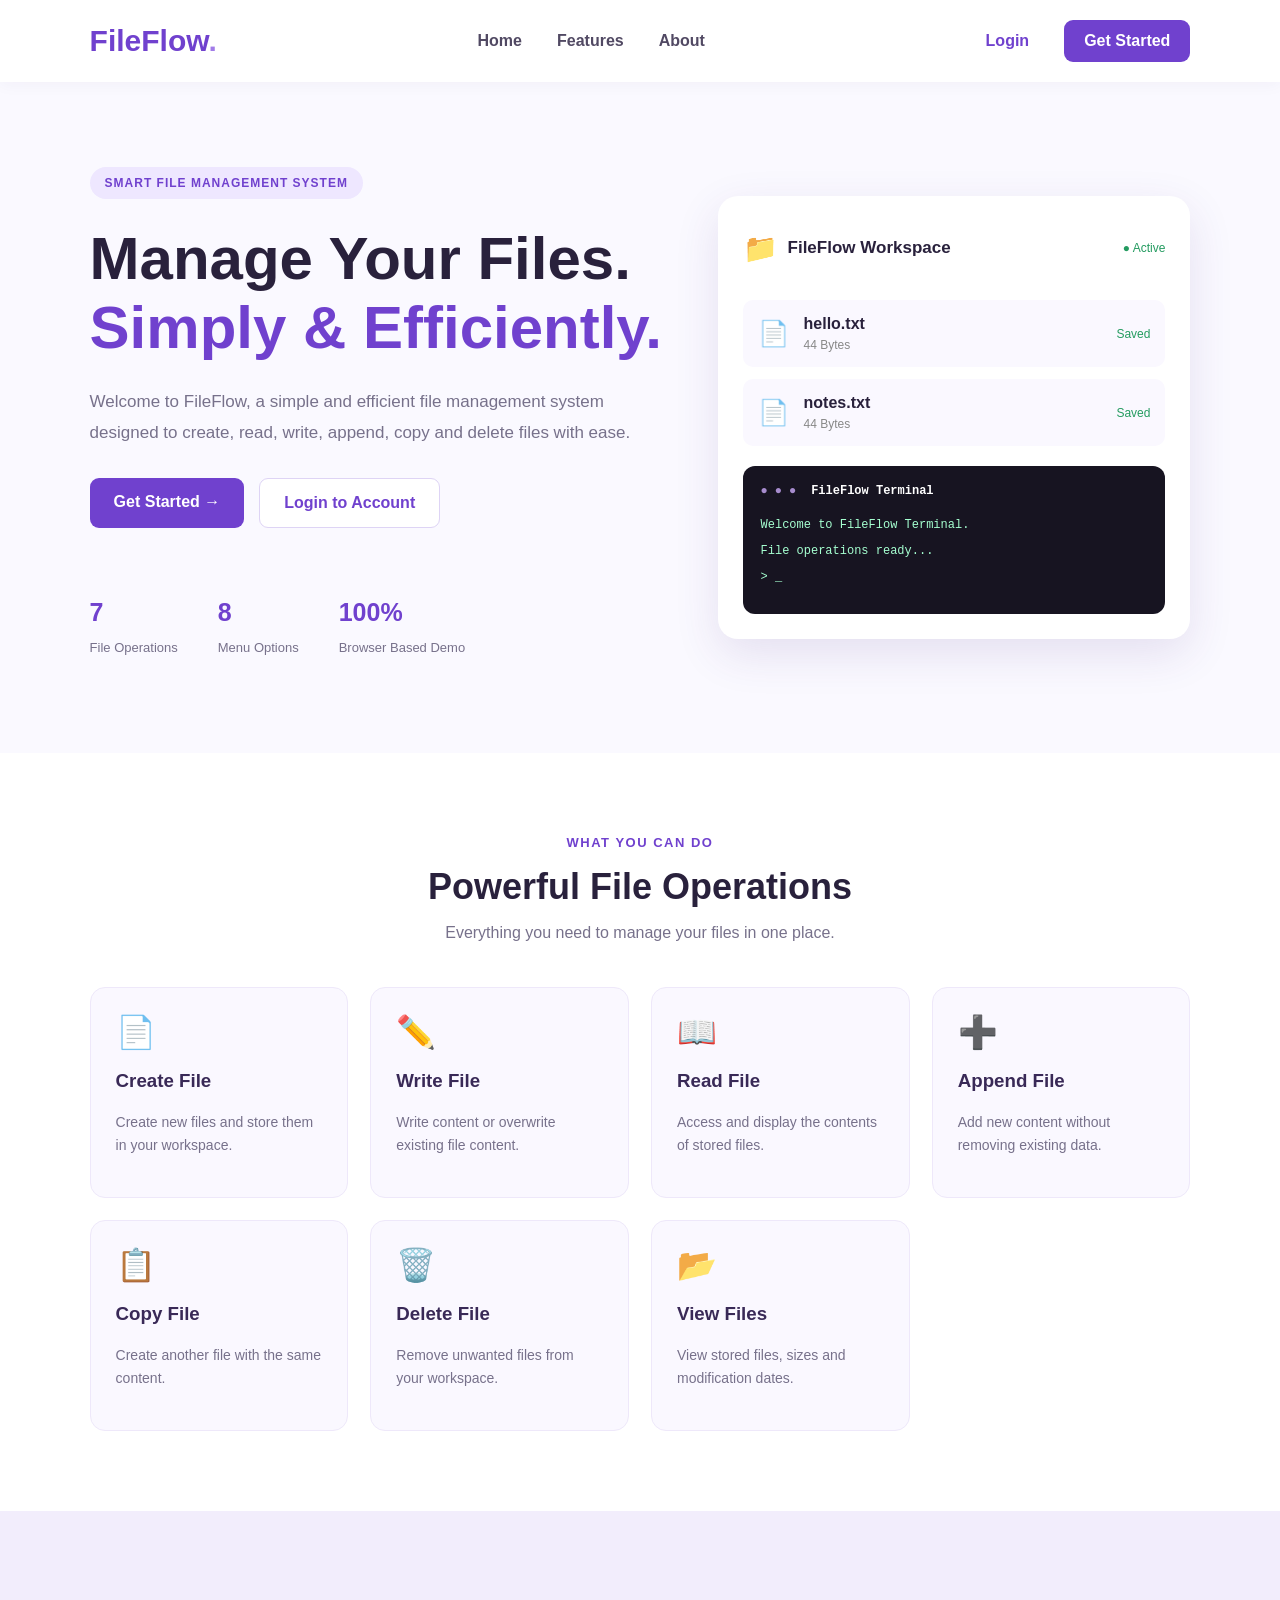
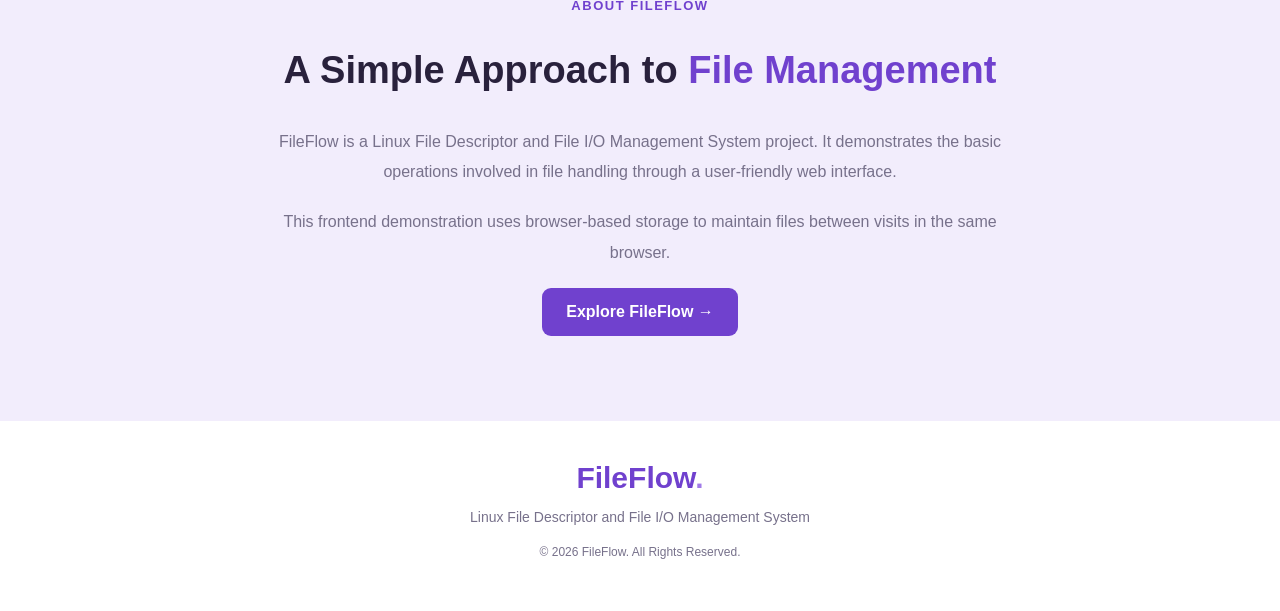
<file: website/index.html>
<!DOCTYPE html>
<html lang="en">
<head>
    <meta charset="UTF-8">
    <meta name="viewport" content="width=device-width, initial-scale=1.0">
    <title>FileFlow | Smart File Management</title>
    <link rel="stylesheet" href="css/style.css">
    <link rel="stylesheet" href="css/app.css">
</head>

<body class="landing-page">

    <!-- NAVIGATION -->
    <header class="landing-navbar">
        <a href="index.html" class="landing-logo">FileFlow<span>.</span></a>

        <nav class="landing-nav">
            <a href="#home">Home</a>
            <a href="#features">Features</a>
            <a href="#about">About</a>
        </nav>

        <div class="nav-buttons">
            <a href="login.html" class="nav-login">Login</a>
            <a href="signup.html" class="nav-signup">Get Started</a>
        </div>
    </header>

    <!-- HERO SECTION -->
    <section class="hero-section" id="home">

        <div class="hero-content">

            <span class="hero-tag">SMART FILE MANAGEMENT SYSTEM</span>

            <h1>
                Manage Your Files.
                <span>Simply & Efficiently.</span>
            </h1>

            <p>
                Welcome to FileFlow, a simple and efficient file management
                system designed to create, read, write, append, copy and
                delete files with ease.
            </p>

            <div class="hero-buttons">
                <a href="signup.html" class="hero-primary">
                    Get Started →
                </a>

                <a href="login.html" class="hero-secondary">
                    Login to Account
                </a>
            </div>

            <div class="hero-statistics">
                <div>
                    <h3>7</h3>
                    <p>File Operations</p>
                </div>

                <div>
                    <h3>8</h3>
                    <p>Menu Options</p>
                </div>

                <div>
                    <h3>100%</h3>
                    <p>Browser Based Demo</p>
                </div>
            </div>

        </div>

        <div class="hero-visual">

            <div class="visual-card">
                <div class="visual-heading">
                    <div>
                        <span class="visual-icon">📁</span>
                        <h3>FileFlow Workspace</h3>
                    </div>
                    <span class="online-status">● Active</span>
                </div>

                <div class="visual-file">
                    <span>📄</span>
                    <div>
                        <h4>hello.txt</h4>
                        <p>44 Bytes</p>
                    </div>
                    <span class="file-status">Saved</span>
                </div>

                <div class="visual-file">
                    <span>📄</span>
                    <div>
                        <h4>notes.txt</h4>
                        <p>44 Bytes</p>
                    </div>
                    <span class="file-status">Saved</span>
                </div>

                <div class="visual-terminal">
                    <div class="visual-terminal-title">
                        <span>●</span>
                        <span>●</span>
                        <span>●</span>
                        <b>FileFlow Terminal</b>
                    </div>

                    <p>Welcome to FileFlow Terminal.</p>
                    <p>File operations ready...</p>
                    <p class="terminal-cursor"> &gt; _</p>
                </div>

            </div>

        </div>

    </section>

    <!-- FEATURES -->
    <section class="features-section" id="features">

        <div class="section-title">
            <span>WHAT YOU CAN DO</span>
            <h2>Powerful File Operations</h2>
            <p>Everything you need to manage your files in one place.</p>
        </div>

        <div class="landing-feature-grid">

            <div class="landing-feature-card">
                <span>📄</span>
                <h3>Create File</h3>
                <p>Create new files and store them in your workspace.</p>
            </div>

            <div class="landing-feature-card">
                <span>✏️</span>
                <h3>Write File</h3>
                <p>Write content or overwrite existing file content.</p>
            </div>

            <div class="landing-feature-card">
                <span>📖</span>
                <h3>Read File</h3>
                <p>Access and display the contents of stored files.</p>
            </div>

            <div class="landing-feature-card">
                <span>➕</span>
                <h3>Append File</h3>
                <p>Add new content without removing existing data.</p>
            </div>

            <div class="landing-feature-card">
                <span>📋</span>
                <h3>Copy File</h3>
                <p>Create another file with the same content.</p>
            </div>

            <div class="landing-feature-card">
                <span>🗑️</span>
                <h3>Delete File</h3>
                <p>Remove unwanted files from your workspace.</p>
            </div>

            <div class="landing-feature-card">
                <span>📂</span>
                <h3>View Files</h3>
                <p>View stored files, sizes and modification dates.</p>
            </div>

        </div>

    </section>

    <!-- ABOUT -->
    <section class="about-section" id="about">

        <div class="about-content">
            <span>ABOUT FILEFLOW</span>

            <h2>
                A Simple Approach to
                <span>File Management</span>
            </h2>

            <p>
                FileFlow is a Linux File Descriptor and File I/O
                Management System project. It demonstrates the basic
                operations involved in file handling through a
                user-friendly web interface.
            </p>

            <p>
                This frontend demonstration uses browser-based storage
                to maintain files between visits in the same browser.
            </p>

            <a href="signup.html" class="hero-primary">
                Explore FileFlow →
            </a>
        </div>

    </section>

    <!-- FOOTER -->
    <footer class="landing-footer">
        <a href="index.html" class="landing-logo">FileFlow<span>.</span></a>

        <p>
            Linux File Descriptor and File I/O Management System
        </p>

        <p class="copyright">
            © 2026 FileFlow. All Rights Reserved.
        </p>
    </footer>

</body>
</html>
</file>
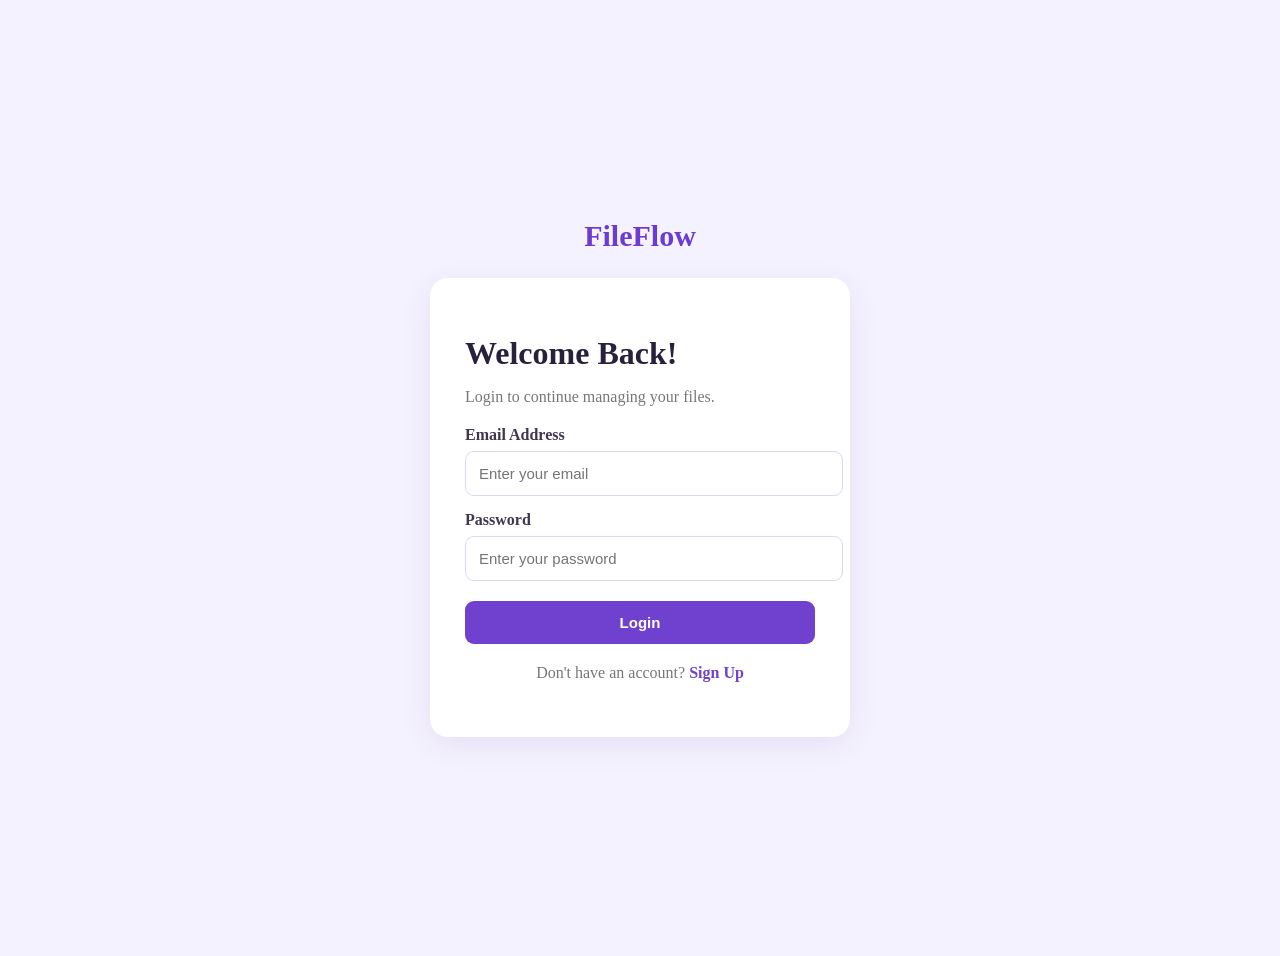
<file: website/dashboard.html>
<!DOCTYPE html>
<html lang="en">
<head>
    <meta charset="UTF-8">
    <meta name="viewport" content="width=device-width, initial-scale=1.0">
    <title>Dashboard | FileFlow</title>
    <link rel="stylesheet" href="css/style.css">
    <link rel="stylesheet" href="css/app.css">
</head>
<body class="app-page">

    <aside class="sidebar">
        <a href="dashboard.html" class="logo">FileFlow</a>

        <nav>
            <a href="dashboard.html" class="active">Dashboard</a>
            <a href="operations.html">File Operations</a>
            <a href="files.html">My Files</a>
            <a href="profile.html">My Profile</a>
        </nav>

        <button onclick="logout()" class="logout-btn">Logout</button>
    </aside>

    <main class="main-content">

        <header class="dashboard-header">
            <div>
                <h1 id="welcomeMessage">Welcome to FileFlow!</h1>
                <p>Manage your files easily from one place.</p>
            </div>
            <a href="profile.html" class="profile-link">My Profile</a>
        </header>

        <section class="welcome-card">
            <h2>Your File Management Workspace</h2>
            <p>Create, read, write, append, copy and delete files with ease.</p>
            <a href="operations.html" class="dashboard-button">
                Start Managing Files
            </a>
        </section>

        <h2 class="section-heading">File Operations</h2>

        <section class="operation-grid">

            <a href="operations.html# create" class="operation-card">
                <span>📄</span>
                <h3>Create File</h3>
                <p>Create a new file.</p>
            </a>

            <a href="operations.html#write" class="operation-card">
                <span>✏️</span>
                <h3>Write File</h3>
                <p>Add or overwrite file content.</p>
            </a>

            <a href="operations.html#read" class="operation-card">
                <span>📖</span>
                <h3>Read File</h3>
                <p>View saved file content.</p>
            </a>

            <a href="operations.html#append" class="operation-card">
                <span>➕</span>
                <h3>Append File</h3>
                <p>Add content to an existing file.</p>
            </a>

            <a href="operations.html#copy" class="operation-card">
                <span>📋</span>
                <h3>Copy File</h3>
                <p>Make a copy of a file.</p>
            </a>

            <a href="operations.html#delete" class="operation-card">
                <span>🗑️</span>
                <h3>Delete File</h3>
                <p>Remove a saved file.</p>
            </a>

            <a href="files.html" class="operation-card">
                <span>📁</span>
                <h3>View Files</h3>
                <p>See all your stored files.</p>
            </a>

            <a href="#" onclick="logout(); return false;" class="operation-card">
                <span>🚪</span>
                <h3>Exit</h3>
                <p>Logout from FileFlow.</p>
            </a>

        </section>

        <footer class="dashboard-footer">
            FileFlow — Linux File Descriptor and File I/O Management System
        </footer>

    </main>

    <script src="js/auth.js"></script>
    <script>
        requireLogin();

        const user = getCurrentUser();

        if (user) {
            document.getElementById("welcomeMessage").textContent =
                "Welcome, " + user.name + "!";
        }
    </script>

</body>
</html>
</file>
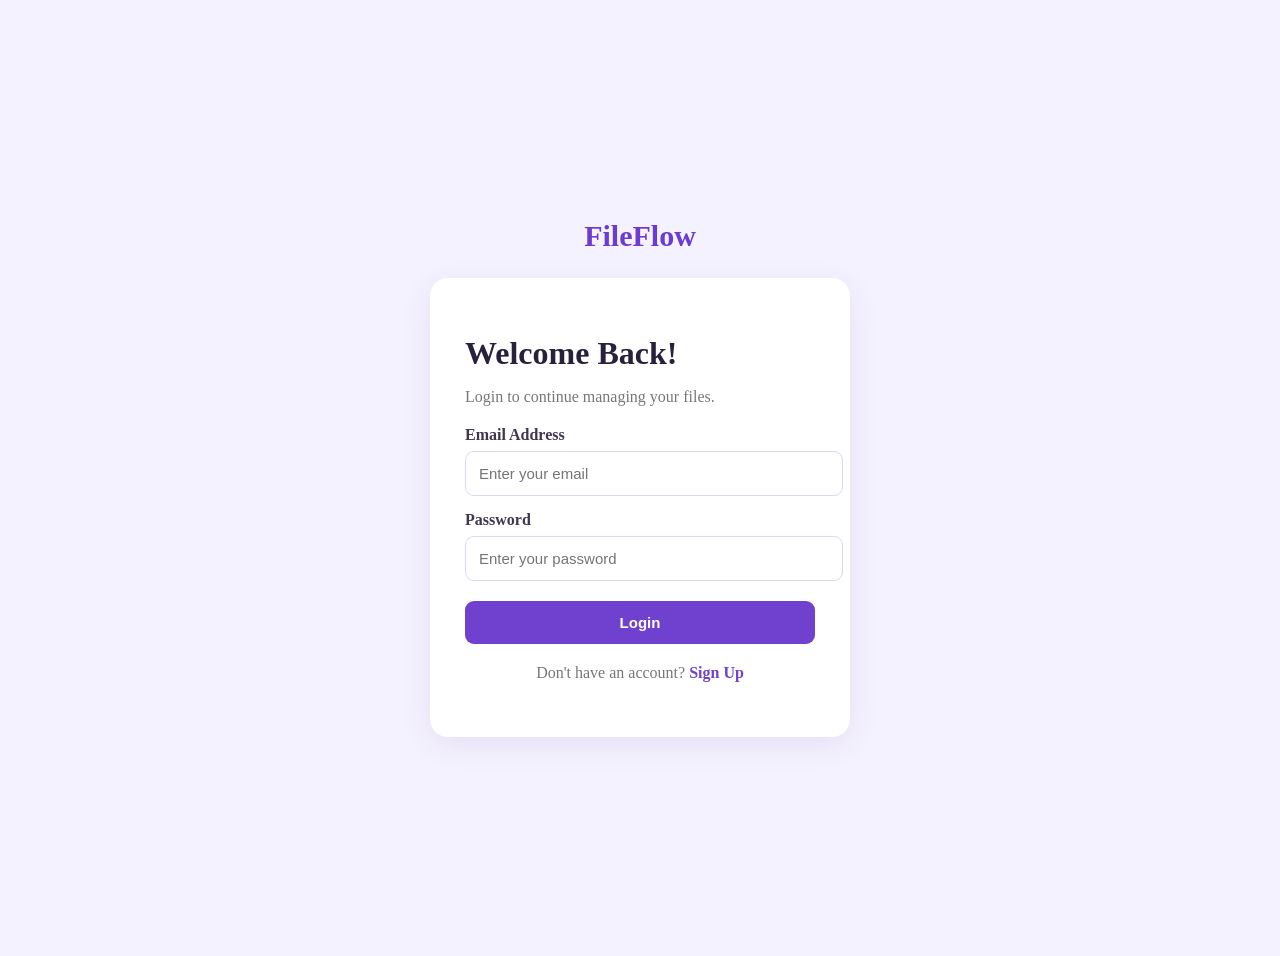
<file: website/files.html>
<!DOCTYPE html>
<html lang="en">
<head>
    <meta charset="UTF-8">
    <meta name="viewport" content="width=device-width, initial-scale=1.0">
    <title>My Files | FileFlow</title>
    <link rel="stylesheet" href="css/style.css">
    <link rel="stylesheet" href="css/app.css">
</head>

<body class="app-page">

    <aside class="sidebar">
        <a href="dashboard.html" class="logo">FileFlow</a>

        <nav>
            <a href="dashboard.html">Dashboard</a>
            <a href="operations.html">File Operations</a>
            <a href="files.html" class="active">My Files</a>
            <a href="profile.html">My Profile</a>
        </nav>

        <button onclick="logout()" class="logout-btn">Logout</button>
    </aside>

    <main class="main-content">

        <header class="page-heading">
            <h1>My Files</h1>
            <p>View and manage all your stored files.</p>
        </header>

        <section class="file-summary">
            <div class="summary-card">
                <h3>Total Files</h3>
                <p id="totalFiles">0</p>
            </div>

            <div class="summary-card">
                <h3>Total Storage Used</h3>
                <p id="totalStorage">0 Bytes</p>
            </div>
        </section>

        <section class="files-container">

           <div class="files-header">
    <h2>📁 Stored Files</h2>
    <button id="refreshFiles" class="primary-btn">
        ↻ Refresh Files
    </button>
</div>
            <div class="table-wrapper">
                <table class="files-table">
                    <thead>
                        <tr>
                            <th>File Name</th>
                            <th>Size</th>
                            <th>Created At</th>
                            <th>Last Updated</th>
                        </tr>
                    </thead>

                    <tbody id="fileTableBody">
                        <tr>
                            <td colspan="4">Loading files...</td>
                        </tr>
                    </tbody>
                </table>
            </div>

            <p id="emptyMessage" class="empty-message" hidden>
                No files found. Create your first file!
            </p>

        </section>

        <section class="terminal-panel">
            <div class="terminal-header">
                <span class="terminal-dot"></span>
                <span class="terminal-dot"></span>
                <span class="terminal-dot"></span>
                <strong>Directory Output</strong>
            </div>

            <div id="directoryOutput" class="terminal-output">
                <p>FileFlow directory listing.</p>
            </div>
        </section>

        <a href="operations.html" class="back-link">
            ← Back to File Operations
        </a>

    </main>

    <script src="js/auth.js"></script>
    <script src="js/file-manager.js"></script>
    <script src="js/files.js"></script>

    <script>
        requireLogin();
    </script>

</body>
</html>
</file>
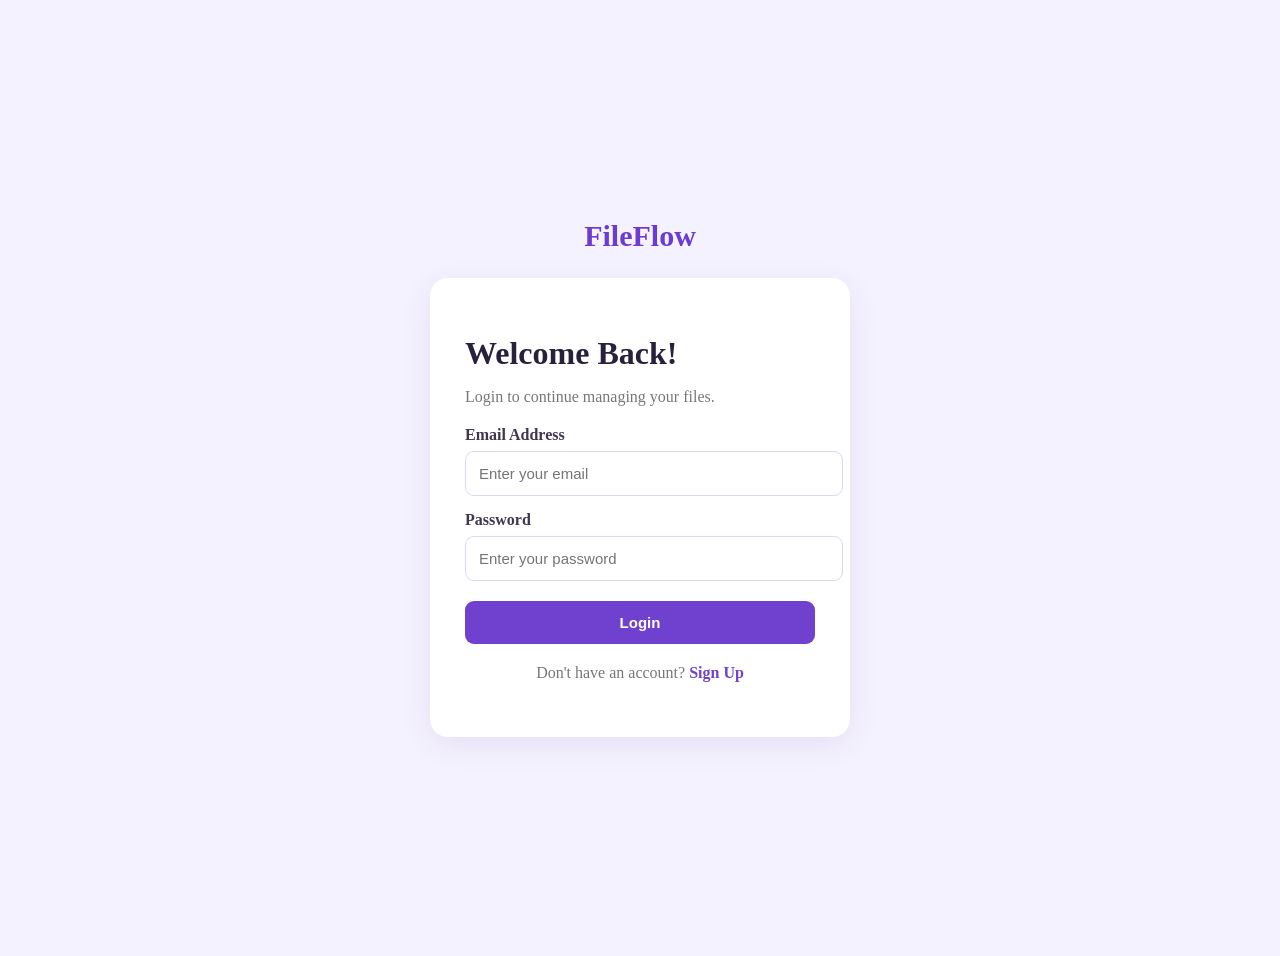
<file: website/login.html>
<!DOCTYPE html>
<html lang="en">
<head>
    <meta charset="UTF-8">
    <meta name="viewport" content="width=device-width, initial-scale=1.0">
    <title>Login | FileFlow</title>
    <link rel="stylesheet" href="css/style.css">
    <link rel="stylesheet" href="css/app.css">
</head>
<body class="auth-page">

    <div class="auth-container">
        <a href="index.html" class="logo">FileFlow</a>

        <div class="auth-card">
            <h1>Welcome Back!</h1>
            <p>Login to continue managing your files.</p>

            <form id="loginForm">
                <label for="loginEmail">Email Address</label>
                <input type="email" id="loginEmail" placeholder="Enter your email" required>

                <label for="loginPassword">Password</label>
                <input type="password" id="loginPassword" placeholder="Enter your password" required>

                <button type="submit" class="primary-btn">Login</button>
                <p id="loginMessage" class="message"></p>
            </form>

            <p class="auth-switch">
                Don't have an account?
                <a href="signup.html">Sign Up</a>
            </p>
        </div>
    </div>

    <script src="js/auth.js"></script>
</body>
</html>
</file>
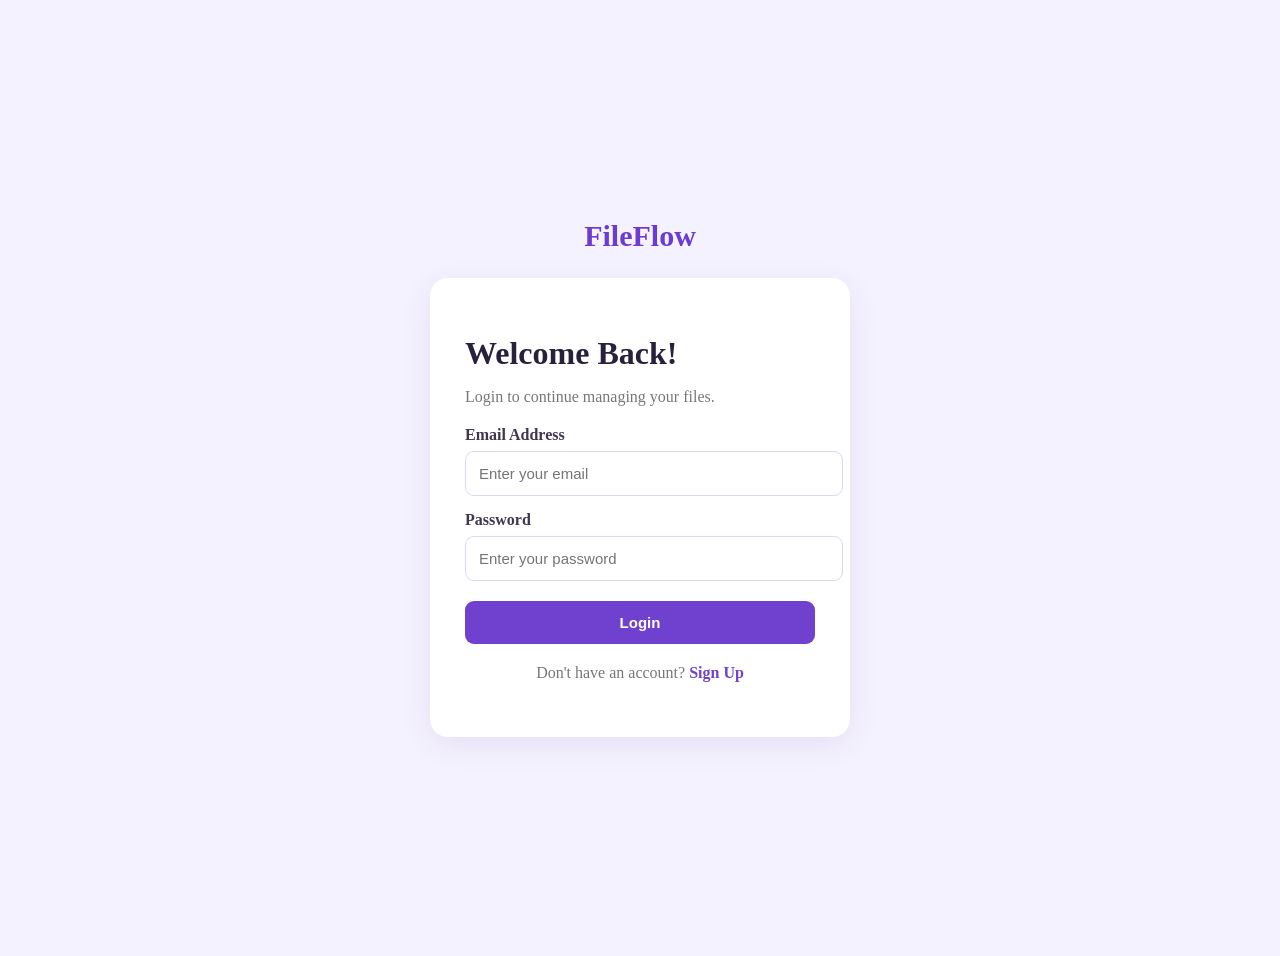
<file: website/operations.html>
<!DOCTYPE html>
<html lang="en">
<head>
    <meta charset="UTF-8">
    <meta name="viewport" content="width=device-width, initial-scale=1.0">
    <title>File Operations | FileFlow</title>
    <link rel="stylesheet" href="css/style.css">
    <link rel="stylesheet" href="css/app.css">
</head>
<body class="app-page">

    <aside class="sidebar">
        <a href="dashboard.html" class="logo">FileFlow</a>

        <nav>
            <a href="dashboard.html">Dashboard</a>
            <a href="operations.html" class="active">File Operations</a>
            <a href="files.html">My Files</a>
            <a href="profile.html">My Profile</a>
        </nav>

        <button onclick="logout()" class="logout-btn">Logout</button>
    </aside>

    <main class="main-content">
        <header class="page-heading">
            <h1>File Operations</h1>
            <p>Choose an operation to manage your files.</p>
        </header>

        <section class="operation-menu">
            <button class="operation-tab active" data-operation="create">1. Create</button>
            <button class="operation-tab" data-operation="write">2. Write</button>
            <button class="operation-tab" data-operation="read">3. Read</button>
            <button class="operation-tab" data-operation="append">4. Append</button>
            <button class="operation-tab" data-operation="copy">5. Copy</button>
            <button class="operation-tab" data-operation="delete">6. Delete</button>
            <a class="operation-tab" href="files.html">7. View Files</a>
            <button class="operation-tab" id="exitButton">8. Exit</button>
        </section>

        <section class="operation-panel">

            <!-- CREATE -->
            <form class="operation-form active" id="createForm" data-panel="create">
                <h2>Create File</h2>
                <p>Create a new empty file in FileFlow.</p>

                <label for="createName">File Name</label>
                <input type="text" id="createName" placeholder="example.txt" required>

                <button type="submit" class="primary-btn">Create File</button>
            </form>

            <!-- WRITE -->
            <form class="operation-form" id="writeForm" data-panel="write">
                <h2>Write File</h2>
                <p>Write new content or overwrite existing content.</p>

                <label for="writeName">File Name</label>
                <input type="text" id="writeName" placeholder="example.txt" required>

                <label for="writeContent">File Content</label>
                <textarea id="writeContent" rows="5" placeholder="Enter your content..." required></textarea>

                <button type="submit" class="primary-btn">Write Content</button>
            </form>

            <!-- READ -->
            <form class="operation-form" id="readForm" data-panel="read">
                <h2>Read File</h2>
                <p>Display the content of a saved file.</p>

                <label for="readName">File Name</label>
                <input type="text" id="readName" placeholder="example.txt" required>

                <button type="submit" class="primary-btn">Read File</button>
            </form>

            <!-- APPEND -->
            <form class="operation-form" id="appendForm" data-panel="append">
                <h2>Append File</h2>
                <p>Add new content at the end without removing existing content.</p>

                <label for="appendName">File Name</label>
                <input type="text" id="appendName" placeholder="example.txt" required>

                <label for="appendContent">Content to Append</label>
                <textarea id="appendContent" rows="5" placeholder="Enter additional content..." required></textarea>

                <button type="submit" class="primary-btn">Append Content</button>
            </form>

            <!-- COPY -->
            <form class="operation-form" id="copyForm" data-panel="copy">
                <h2>Copy File</h2>
                <p>Copy the content of one file into a new file.</p>

                <label for="sourceName">Source File Name</label>
                <input type="text" id="sourceName" placeholder="original.txt" required>

                <label for="destinationName">New File Name</label>
                <input type="text" id="destinationName" placeholder="copy.txt" required>

                <button type="submit" class="primary-btn">Copy File</button>
            </form>

            <!-- DELETE -->
            <form class="operation-form" id="deleteForm" data-panel="delete">
                <h2>Delete File</h2>
                <p>Permanently remove a file from FileFlow storage.</p>

                <label for="deleteName">File Name</label>
                <input type="text" id="deleteName" placeholder="example.txt" required>

                <button type="submit" class="primary-btn danger-btn">Delete File</button>
            </form>

        </section>

        <section class="terminal-panel">
            <div class="terminal-header">
                <span class="terminal-dot"></span>
                <span class="terminal-dot"></span>
                <span class="terminal-dot"></span>
                <strong>FileFlow Terminal</strong>
            </div>

            <div id="terminalOutput" class="terminal-output" aria-live="polite">
                <p>Welcome to FileFlow Terminal.</p>
                <p>Select an operation to get started.</p>
            </div>
        </section>

    </main>

    <script src="js/auth.js"></script>
    <script src="js/file-manager.js"></script>
    <script src="js/operations.js"></script>

    <script>
        requireLogin();
    </script>

</body>
</html>
</file>
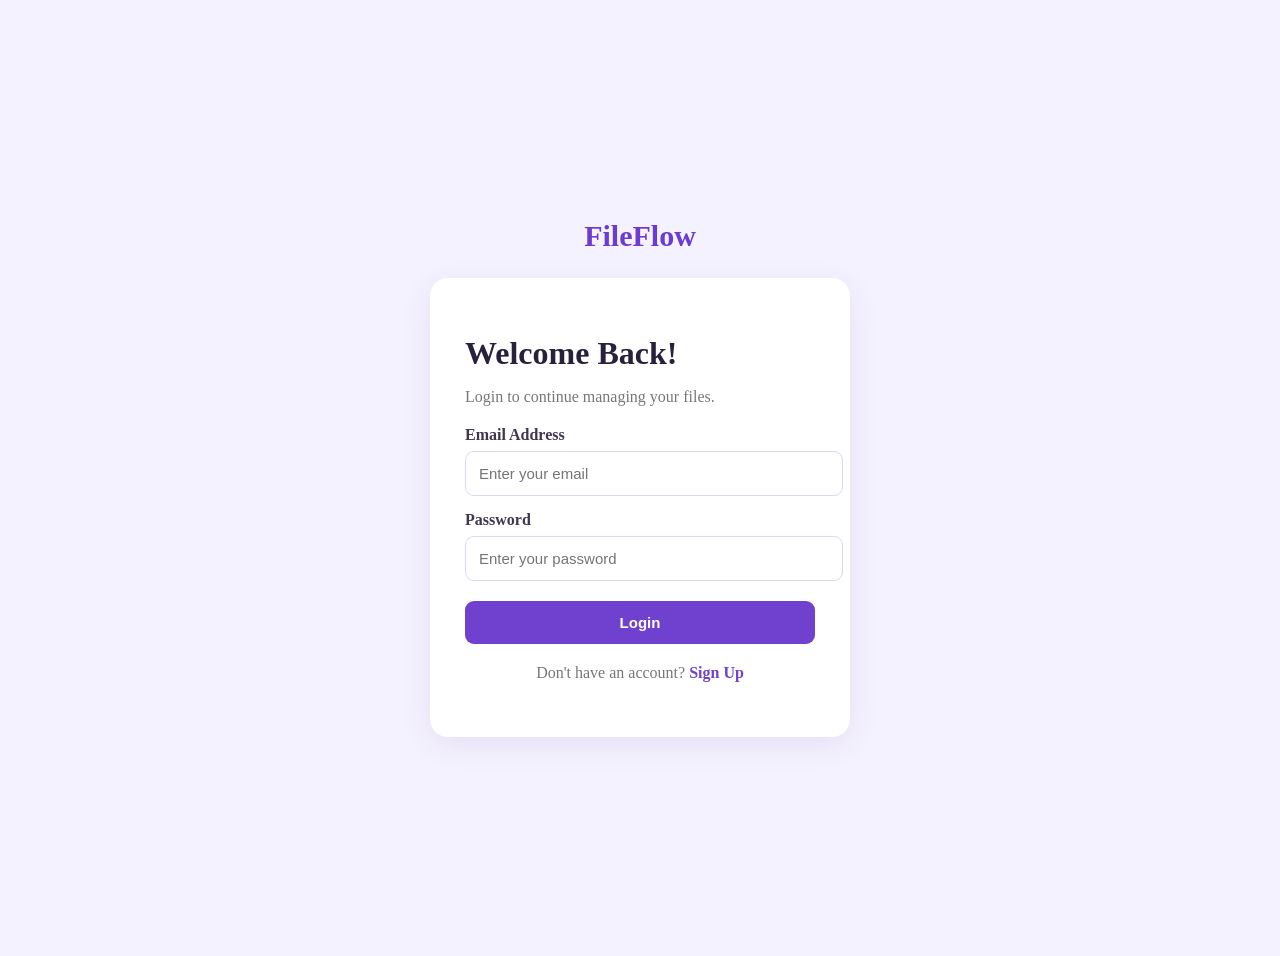
<file: website/profile.html>
\
<!DOCTYPE html>
<html lang="en">
<head>
    <meta charset="UTF-8">
    <meta name="viewport" content="width=device-width, initial-scale=1.0">
    <title>My Profile | FileFlow</title>
    <link rel="stylesheet" href="css/style.css">
    <link rel="stylesheet" href="css/app.css">
</head>

<body class="app-page">

    <aside class="sidebar">
        <a href="dashboard.html" class="logo">FileFlow</a>

        <nav>
            <a href="dashboard.html">Dashboard</a>
            <a href="operations.html">File Operations</a>
            <a href="files.html">My Files</a>
            <a href="profile.html" class="active">My Profile</a>
        </nav>

        <button onclick="logout()" class="logout-btn">Logout</button>
    </aside>

    <main class="main-content">

        <header class="page-heading">
            <h1>My Profile</h1>
            <p>Manage your personal information and account settings.</p>
        </header>

        <section class="profile-layout">

            <div class="profile-overview">
                <div class="profile-avatar" id="profileAvatar">U</div>
                <h2 id="profileName">User Name</h2>
                <p id="profileEmail">user@email.com</p>
                <span class="account-badge">FileFlow User</span>
            </div>

            <div class="profile-details">

                <div class="profile-section">
                    <h2>Personal Information</h2>
                    <p>Update your account information.</p>

                    <form id="profileForm">

                        <label for="profileNameInput">Full Name</label>
                        <input type="text" id="profileNameInput" required>

                        <label for="profileEmailInput">Email Address</label>
                        <input type="email" id="profileEmailInput" disabled>

                        <label for="accountCreated">Account Created</label>
                        <input type="text" id="accountCreated" disabled>

                        <button type="submit" class="primary-btn">
                            Save Changes
                        </button>

                        <p id="profileMessage" class="message"></p>
                    </form>
                </div>

                <div class="profile-section">
                    <h2>Change Password</h2>
                    <p>Update your account password.</p>

                    <form id="passwordForm">

                        <label for="oldPassword">Current Password</label>
                        <input type="password" id="oldPassword" required>

                        <label for="newPassword">New Password</label>
                        <input type="password" id="newPassword" required>

                        <label for="confirmNewPassword">Confirm New Password</label>
                        <input type="password" id="confirmNewPassword" required>

                        <button type="submit" class="primary-btn">
                            Update Password
                        </button>

                        <p id="passwordMessage" class="message"></p>
                    </form>
                </div>

            </div>
        </section>

        <footer class="dashboard-footer">
            FileFlow — Linux File Descriptor and File I/O Management System
        </footer>

    </main>

    <script src="js/auth.js"></script>
    <script src="js/profile.js"></script>
</body>
</html>
</file>
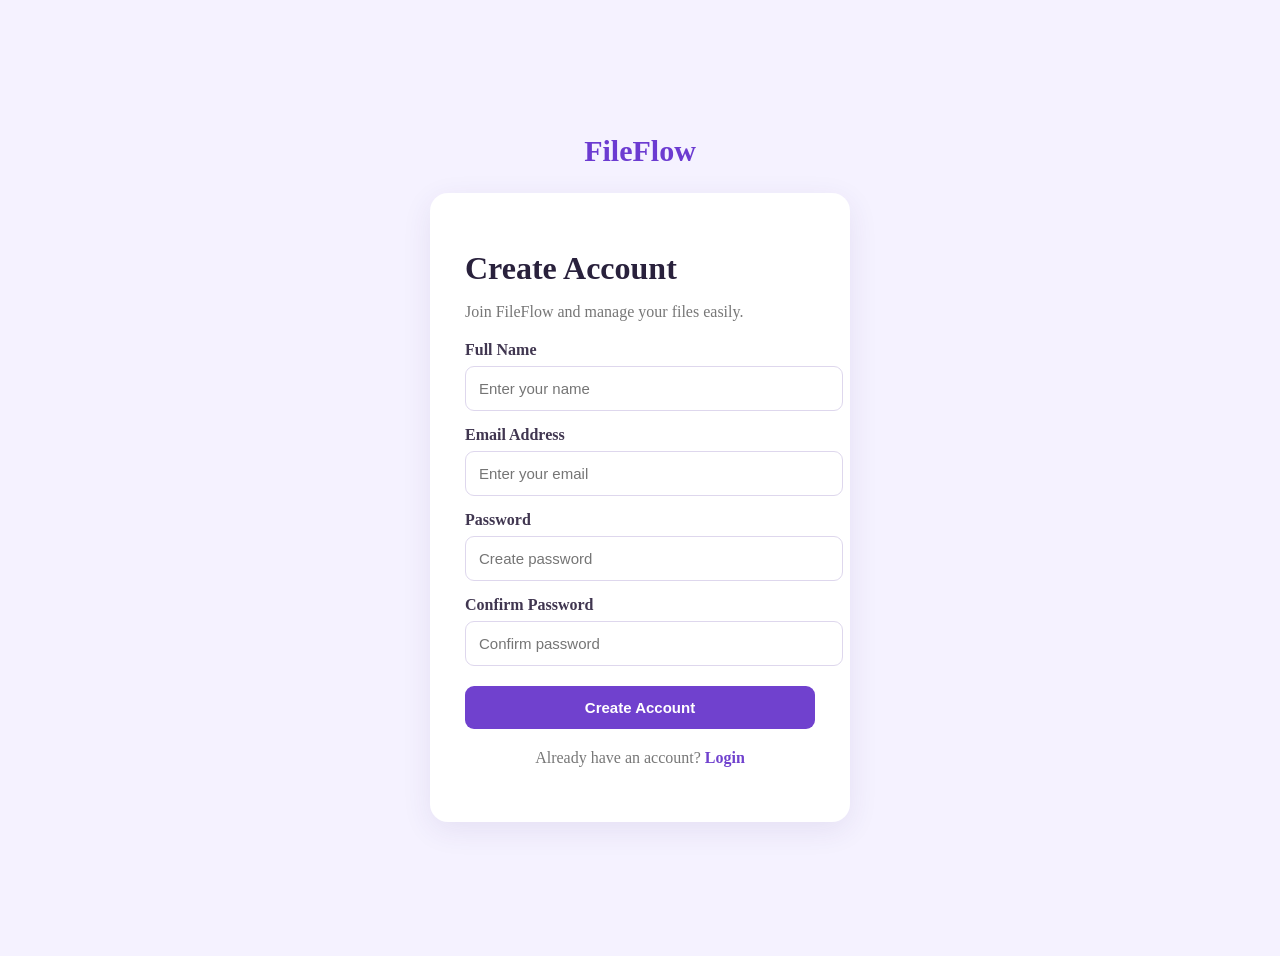
<file: website/signup.html>
<!DOCTYPE html>
<html lang="en">
<head>
    <meta charset="UTF-8">
    <meta name="viewport" content="width=device-width, initial-scale=1.0">
    <title>Sign Up | FileFlow</title>
    <link rel="stylesheet" href="css/style.css">
    <link rel="stylesheet" href="css/app.css">
</head>
<body class="auth-page">

    <div class="auth-container">
        <a href="index.html" class="logo">FileFlow</a>

        <div class="auth-card">
            <h1>Create Account</h1>
            <p>Join FileFlow and manage your files easily.</p>

            <form id="signupForm">
                <label for="name">Full Name</label>
                <input type="text" id="name" placeholder="Enter your name" required>

                <label for="email">Email Address</label>
                <input type="email" id="email" placeholder="Enter your email" required>

                <label for="password">Password</label>
                <input type="password" id="password" placeholder="Create password" required>

                <label for="confirmPassword">Confirm Password</label>
                <input type="password" id="confirmPassword" placeholder="Confirm password" required>

                <button type="submit" class="primary-btn">Create Account</button>
                <p id="signupMessage" class="message"></p>
            </form>

            <p class="auth-switch">
                Already have an account?
                <a href="login.html">Login</a>
            </p>
        </div>
    </div>

    <script src="js/auth.js"></script>
</body>
</html>
</file>
<file: website/css/style.css>
/* FILEFLOW LOGIN AND SIGNUP */

.auth-page {
    min-height: 100vh;
    display: flex;
    align-items: center;
    justify-content: center;
    background: #f5f2ff;
    padding: 20px;
}

.auth-container {
    width: 100%;
    max-width: 420px;
}

.logo {
    display: block;
    color: #6c3bd1;
    font-size: 30px;
    font-weight: 800;
    text-decoration: none;
    text-align: center;
    margin-bottom: 25px;
}

.auth-card,
.profile-card {
    background: white;
    padding: 35px;
    border-radius: 18px;
    box-shadow: 0 8px 30px rgba(70, 40, 120, 0.09);
}

.auth-card h1,
.profile-card h2 {
    color: #29213c;
    margin-bottom: 10px;
}

.auth-card p {
    color: #777;
    margin-bottom: 20px;
}

.auth-card label,
.profile-card label {
    display: block;
    margin: 15px 0 7px;
    color: #403650;
    font-weight: 600;
}

.auth-card input,
.profile-card input {
    width: 100%;
    padding: 13px;
    border: 1px solid #ded7ed;
    border-radius: 9px;
    outline: none;
    font-size: 15px;
}

.auth-card input:focus,
.profile-card input:focus {
    border-color: #7847d7;
}

.primary-btn,
.secondary-btn {
    width: 100%;
    padding: 13px;
    border: none;
    border-radius: 9px;
    margin-top: 20px;
    cursor: pointer;
    font-size: 15px;
    font-weight: 700;
}

.primary-btn {
    background: #7041ce;
    color: white;
}

.primary-btn:hover {
    background: #5930ad;
}

.secondary-btn {
    background: #eee8fa;
    color: #6035b4;
}

.auth-switch {
    text-align: center;
    margin-top: 20px;
}

.auth-switch a {
    color: #7041ce;
    font-weight: bold;
    text-decoration: none;
}

.message {
    margin-top: 12px;
    font-size: 14px;
    color: #d33;
}

.profile-card {
    max-width: 550px;
    margin-top: 30px;
}

.profile-avatar {
    width: 85px;
    height: 85px;
    border-radius: 50%;
    background: #7041ce;
    color: white;
    display: flex;
    align-items: center;
    justify-content: center;
    font-size: 35px;
    font-weight: bold;
    margin-bottom: 20px;
}

.profile-card hr {
    border: 0;
    border-top: 1px solid #eee;
    margin: 25px 0;
}

@media (max-width: 500px) {
    .auth-card,
    .profile-card {
        padding: 23px;
    }
}
</file>
<file: website/css/app.css>
/* FILEFLOW DASHBOARD */

.app-page {
    margin: 0;
    min-height: 100vh;
    background: #f7f5fc;
    font-family: Arial, sans-serif;
}

.sidebar {
    position: fixed;
    left: 0;
    top: 0;
    width: 240px;
    height: 100vh;
    background: #ffffff;
    padding: 25px 18px;
    box-sizing: border-box;
    box-shadow: 2px 0 15px rgba(0,0,0,0.05);
}

.sidebar .logo {
    text-align: left;
    margin-bottom: 40px;
}

.sidebar nav {
    display: flex;
    flex-direction: column;
    gap: 10px;
}

.sidebar nav a {
    text-decoration: none;
    color: #554c65;
    padding: 14px;
    border-radius: 9px;
    font-weight: 600;
}

.sidebar nav a:hover,
.sidebar nav a.active {
    background: #eee7ff;
    color: #7041ce;
}

.logout-btn {
    position: absolute;
    bottom: 35px;
    left: 18px;
    width: calc(100% - 36px);
    padding: 13px;
    background: #7041ce;
    color: white;
    border: none;
    border-radius: 9px;
    cursor: pointer;
}

.main-content {
    margin-left: 240px;
    padding: 35px;
}

.dashboard-header {
    display: flex;
    justify-content: space-between;
    align-items: center;
    gap: 15px;
}

.dashboard-header h1 {
    color: #29213c;
}

.dashboard-header p {
    color: #777;
}

.profile-link {
    color: #7041ce;
    text-decoration: none;
    font-weight: bold;
}

.welcome-card {
    background: linear-gradient(120deg, #7041ce, #9a72e8);
    color: white;
    padding: 35px;
    border-radius: 18px;
    margin-top: 30px;
}

.welcome-card h2 {
    font-size: 27px;
}

.dashboard-button {
    display: inline-block;
    background: white;
    color: #7041ce;
    text-decoration: none;
    padding: 12px 20px;
    border-radius: 8px;
    margin-top: 15px;
    font-weight: bold;
}

.section-heading {
    margin-top: 40px;
    color: #29213c;
}

.operation-grid {
    display: grid;
    grid-template-columns: repeat(4, minmax(0, 1fr));
    gap: 20px;
    margin-top: 20px;
}

.operation-card {
    background: white;
    padding: 22px;
    border-radius: 14px;
    text-decoration: none;
    color: #29213c;
    box-shadow: 0 4px 15px rgba(0,0,0,0.04);
    transition: 0.2s;
}

.operation-card:hover {
    transform: translateY(-4px);
    box-shadow: 0 8px 20px rgba(80,50,130,0.12);
}

.operation-card span {
    font-size: 30px;
}

.operation-card h3 {
    margin-bottom: 8px;
}

.operation-card p {
    color: #777;
    font-size: 14px;
}

.dashboard-footer {
    margin-top: 50px;
    color: #888;
    text-align: center;
    font-size: 13px;
}

@media (max-width: 1000px) {
    .operation-grid {
        grid-template-columns: repeat(2, minmax(0, 1fr));
    }
}

@media (max-width: 650px) {
    .sidebar {
        position: relative;
        width: 100%;
        height: auto;
    }

    .sidebar nav {
        flex-direction: row;
        flex-wrap: wrap;
    }

    .sidebar .logo {
        margin-bottom: 15px;
    }

    .logout-btn {
        position: static;
        width: 100%;
        margin-top: 15px;
    }

    .main-content {
        margin-left: 0;
        padding: 20px;
    }

    .operation-grid {
        grid-template-columns: 1fr;
    }
}

/* FILE OPERATIONS PAGE */


/* =================================
   FILEFLOW - PREMIUM MY FILES PAGE
================================= */


/* =================================
   FILEFLOW - PREMIUM MY FILES PAGE
================================= */

.main-content {
    background: #f7f5fd;
    min-height: 100vh;
    padding: 40px;
}

.page-heading h1 {
    font-size: 36px;
    color: #29213c;
    margin-bottom: 8px;
}

.page-heading p {
    color: #77718b;
    font-size: 16px;
}

/* SUMMARY CARDS */

.file-summary {
    display: grid;
    grid-template-columns: repeat(2, minmax(0, 1fr));
    gap: 20px;
    background: #f0eaff;
    padding: 25px;
    border-radius: 16px;
    margin: 28px 0;
}

.summary-card {
    background: transparent;
    padding: 12px 20px;
    box-shadow: none;
    border-radius: 0;
}

.summary-card h3 {
    color: #635b7a;
    font-size: 15px;
    margin-bottom: 10px;
}

.summary-card p {
    color: #7041ce;
    font-size: 30px;
    font-weight: 800;
    margin: 0;
}

/* STORED FILES CONTAINER */

.files-container {
    background: #ffffff;
    padding: 25px;
    border-radius: 17px;
    box-shadow: 0 5px 22px rgba(66, 43, 105, 0.07);
    margin-top: 25px;
}

.files-header {
    display: flex;
    justify-content: space-between;
    align-items: center;
    margin-bottom: 22px;
}

.files-header h2 {
    font-size: 23px;
    color: #29213c;
}

.files-header .primary-btn {
    width: auto;
    margin: 0;
    padding: 13px 22px;
    background: #7041ce;
    color: white;
    border-radius: 10px;
}

/* TABLE */

.table-wrapper {
    overflow-x: auto;
    width: 100%;
}

.files-table {
    width: 100%;
    border-collapse: collapse;
    min-width: 750px;
}

.files-table thead {
    background: #f2edfc;
}

.files-table th {
    color: #493c64;
    font-weight: 700;
    padding: 16px;
    text-align: left;
    font-size: 14px;
}

.files-table td {
    color: #514963;
    padding: 17px 16px;
    border-bottom: 1px solid #eeeaf5;
    font-size: 14px;
}

.files-table tbody tr:hover {
    background: #faf8ff;
}

.files-table td:first-child {
    color: #38265d;
    font-weight: 600;
}

/* EMPTY MESSAGE */

.empty-message {
    background: #f5f1ff;
    color: #7041ce;
    text-align: center;
    padding: 35px;
    border-radius: 12px;
    margin-top: 18px;
    font-weight: 600;
}

/* TERMINAL */

.terminal-panel {
    margin-top: 25px;
    background: #171421;
    border-radius: 15px;
    overflow: hidden;
    box-shadow: 0 5px 20px rgba(0,0,0,0.08);
}

.terminal-header {
    background: #282235;
    padding: 17px 22px;
    display: flex;
    align-items: center;
    gap: 9px;
}

.terminal-header strong {
    color: white;
    margin-left: 12px;
}

.terminal-output {
    padding: 22px;
    min-height: 100px;
    color: #a5ffd0;
    font-family: Consolas, monospace;
    line-height: 1.8;
}

/* SIDEBAR */

.sidebar {
    background: white;
    box-shadow: 3px 0 20px rgba(50, 30, 90, 0.04);
}

.sidebar nav a.active {
    background: #eee7ff;
    color: #7041ce;
}

.logout-btn {
    background: #7041ce;
    border-radius: 10px;
    font-weight: 600;
}

/* RESPONSIVE */

@media (max-width: 800px) {
    .main-content {
        padding: 22px;
    }

    .file-summary {
        grid-template-columns: 1fr;
    }

    .files-header {
        align-items: flex-start;
        flex-direction: column;
        gap: 15px;
    }
}


/* =================================
   FILEFLOW PROFILE PAGE
================================= */

.profile-layout {
    display: grid;
    grid-template-columns: 280px minmax(0, 1fr);
    gap: 25px;
    margin-top: 30px;
    align-items: start;
}

.profile-overview {
    background: white;
    padding: 35px 20px;
    text-align: center;
    border-radius: 17px;
    box-shadow: 0 5px 20px rgba(60, 40, 100, 0.06);
}

.profile-avatar {
    width: 100px;
    height: 100px;
    border-radius: 50%;
    background: linear-gradient(135deg, #7041ce, #a27be9);
    color: white;
    font-size: 42px;
    font-weight: bold;
    display: flex;
    justify-content: center;
    align-items: center;
    margin: 0 auto 20px;
}

.profile-overview h2 {
    color: #29213c;
    margin-bottom: 8px;
}

.profile-overview p {
    color: #77718b;
    font-size: 14px;
    overflow-wrap: anywhere;
}

.account-badge {
    display: inline-block;
    margin-top: 15px;
    padding: 8px 15px;
    border-radius: 20px;
    background: #eee7ff;
    color: #7041ce;
    font-size: 12px;
    font-weight: bold;
}

.profile-details {
    display: flex;
    flex-direction: column;
    gap: 22px;
}

.profile-section {
    background: white;
    padding: 30px;
    border-radius: 17px;
    box-shadow: 0 5px 20px rgba(60, 40, 100, 0.06);
}

.profile-section h2 {
    color: #29213c;
    margin-bottom: 8px;
}

.profile-section > p {
    color: #77718b;
    margin-bottom: 20px;
}

.profile-section label {
    display: block;
    margin: 17px 0 8px;
    font-weight: 600;
    color: #493c64;
}

.profile-section input {
    width: 100%;
    box-sizing: border-box;
    padding: 13px;
    border: 1px solid #ded7ed;
    border-radius: 9px;
    outline: none;
    font-size: 14px;
}

.profile-section input:focus {
    border-color: #7041ce;
}

.profile-section input:disabled {
    background: #f5f3f9;
    color: #77718b;
}

.profile-section .primary-btn {
    max-width: 230px;
}

@media (max-width: 850px) {
    .profile-layout {
        grid-template-columns: 1fr;
    }
}


/* =================================
   FILEFLOW LANDING PAGE
================================= */

.landing-page {
    margin: 0;
    background: #faf9ff;
    color: #29213c;
    font-family: Arial, sans-serif;
}

/* NAVIGATION */

.landing-navbar {
    display: flex;
    align-items: center;
    justify-content: space-between;
    padding: 20px 7%;
    background: white;
    box-shadow: 0 3px 15px rgba(50,30,90,0.04);
    gap: 20px;
}

.landing-logo {
    color: #7041ce;
    font-size: 30px;
    font-weight: 800;
    text-decoration: none;
}

.landing-logo span {
    color: #a17be8;
}

.landing-nav {
    display: flex;
    gap: 35px;
}

.landing-nav a {
    color: #514963;
    text-decoration: none;
    font-weight: 600;
}

.landing-nav a:hover {
    color: #7041ce;
}

.nav-buttons {
    display: flex;
    align-items: center;
    gap: 15px;
}

.nav-login,
.nav-signup {
    text-decoration: none;
    padding: 12px 20px;
    border-radius: 9px;
    font-weight: 600;
}

.nav-login {
    color: #7041ce;
}

.nav-signup {
    background: #7041ce;
    color: white;
}

/* HERO */

.hero-section {
    padding: 85px 7%;
    display: grid;
    grid-template-columns: 1.1fr 0.9fr;
    align-items: center;
    gap: 50px;
}

.hero-tag {
    display: inline-block;
    padding: 9px 15px;
    background: #eee7ff;
    color: #7041ce;
    border-radius: 25px;
    font-size: 12px;
    font-weight: bold;
    letter-spacing: 1px;
}

.hero-content h1 {
    font-size: clamp(38px, 5vw, 60px);
    line-height: 1.15;
    color: #29213c;
    margin: 25px 0;
}

.hero-content h1 span {
    display: block;
    color: #7041ce;
}

.hero-content > p {
    color: #77718b;
    line-height: 1.8;
    font-size: 17px;
    max-width: 550px;
}

.hero-buttons {
    display: flex;
    flex-wrap: wrap;
    gap: 15px;
    margin-top: 30px;
}

.hero-primary,
.hero-secondary {
    display: inline-block;
    padding: 15px 24px;
    border-radius: 9px;
    text-decoration: none;
    font-weight: bold;
}

.hero-primary {
    background: #7041ce;
    color: white;
}

.hero-primary:hover,
.nav-signup:hover {
    background: #5930ad;
}

.hero-secondary {
    color: #7041ce;
    background: white;
    border: 1px solid #ded4f5;
}

.hero-statistics {
    display: flex;
    flex-wrap: wrap;
    gap: 40px;
    margin-top: 45px;
}

.hero-statistics h3 {
    color: #7041ce;
    font-size: 25px;
    margin-bottom: 5px;
}

.hero-statistics p {
    color: #77718b;
    font-size: 13px;
}

/* HERO VISUAL */

.hero-visual {
    display: flex;
    justify-content: center;
}

.visual-card {
    background: white;
    padding: 25px;
    border-radius: 20px;
    width: 100%;
    max-width: 440px;
    box-shadow: 0 15px 45px rgba(75,45,130,0.12);
}

.visual-heading {
    display: flex;
    align-items: center;
    justify-content: space-between;
    margin-bottom: 25px;
    gap: 10px;
}

.visual-heading > div {
    display: flex;
    align-items: center;
    gap: 10px;
}

.visual-heading h3 {
    font-size: 17px;
}

.visual-icon {
    font-size: 28px;
}

.online-status {
    color: #249b60;
    font-size: 12px;
}

.visual-file {
    display: flex;
    align-items: center;
    gap: 15px;
    background: #faf8ff;
    padding: 15px;
    border-radius: 10px;
    margin-bottom: 12px;
}

.visual-file > span:first-child {
    font-size: 25px;
}

.visual-file h4 {
    margin: 0 0 5px;
}

.visual-file p {
    margin: 0;
    font-size: 12px;
    color: #888;
}

.file-status {
    margin-left: auto;
    color: #249b60;
    font-size: 12px;
}

.visual-terminal {
    background: #171421;
    color: #a5ffd0;
    padding: 18px;
    border-radius: 12px;
    margin-top: 20px;
    font-family: Consolas, monospace;
    font-size: 12px;
}

.visual-terminal-title {
    display: flex;
    gap: 7px;
    align-items: center;
    color: #a78cce;
    margin-bottom: 20px;
}

.visual-terminal-title b {
    color: white;
    margin-left: 8px;
}

.terminal-cursor {
    color: #a5ffd0;
}

/* FEATURES */

.features-section {
    padding: 80px 7%;
    background: white;
}

.section-title {
    text-align: center;
    margin-bottom: 45px;
}

.section-title > span,
.about-content > span {
    color: #7041ce;
    font-size: 13px;
    font-weight: bold;
    letter-spacing: 1.5px;
}

.section-title h2 {
    font-size: 36px;
    color: #29213c;
    margin: 15px 0;
}

.section-title p {
    color: #77718b;
}

.landing-feature-grid {
    display: grid;
    grid-template-columns: repeat(4, minmax(0, 1fr));
    gap: 22px;
}

.landing-feature-card {
    background: #faf8ff;
    border: 1px solid #eee8fa;
    padding: 25px;
    border-radius: 15px;
    transition: 0.2s;
}

.landing-feature-card:hover {
    transform: translateY(-5px);
    box-shadow: 0 10px 25px rgba(75,45,130,0.09);
}

.landing-feature-card > span {
    font-size: 32px;
}

.landing-feature-card h3 {
    color: #392957;
}

.landing-feature-card p {
    color: #77718b;
    font-size: 14px;
    line-height: 1.7;
}

/* ABOUT */

.about-section {
    padding: 85px 7%;
    background: #f2edfc;
}

.about-content {
    max-width: 750px;
    margin: auto;
    text-align: center;
}

.about-content h2 {
    font-size: 38px;
    color: #29213c;
    line-height: 1.3;
}

.about-content h2 span {
    color: #7041ce;
}

.about-content p {
    color: #77718b;
    line-height: 1.9;
    margin-bottom: 20px;
}

/* FOOTER */

.landing-footer {
    padding: 40px 7%;
    text-align: center;
    background: #ffffff;
}

.landing-footer p {
    color: #77718b;
    font-size: 14px;
}

.landing-footer .copyright {
    font-size: 12px;
    margin-top: 20px;
}

/* RESPONSIVE */

@media (max-width: 900px) {
    .hero-section {
        grid-template-columns: 1fr;
    }

    .landing-feature-grid {
        grid-template-columns: repeat(2, minmax(0, 1fr));
    }
}

@media (max-width: 600px) {
    .landing-navbar {
        flex-wrap: wrap;
        padding: 18px 5%;
    }

    .landing-nav {
        order: 3;
        width: 100%;
        justify-content: center;
        gap: 20px;
    }

    .nav-buttons {
        gap: 5px;
    }

    .hero-section {
        padding: 55px 6%;
    }

    .hero-statistics {
        gap: 20px;
    }

    .landing-feature-grid {
        grid-template-columns: 1fr;
    }

    .section-title h2,
    .about-content h2 {
        font-size: 29px;
    }
}


/* =========================================
   FILEFLOW - RESTORE FILE OPERATIONS DESIGN
========================================= */

/* MAIN OPERATIONS PAGE */

.operations-container {
    width: 100%;
}

.main-content {
    background: #f7f5fd;
    min-height: 100vh;
}

/* OPERATION MENU BUTTONS */

.operation-tabs {
    display: flex;
    flex-wrap: wrap;
    gap: 12px;
    margin: 28px 0;
}

.operation-tabs button,
.operation-tab {
    background: #ffffff;
    color: #493c64;
    border: 1px solid #e3daf5;
    border-radius: 10px;
    padding: 15px 22px;
    font-size: 15px;
    font-weight: 600;
    cursor: pointer;
    transition: 0.2s;
}

.operation-tabs button:hover,
.operation-tab:hover {
    background: #eee7ff;
    color: #7041ce;
}

.operation-tabs button.active,
.operation-tab.active {
    background: #7041ce;
    color: white;
    border-color: #7041ce;
}

/* OPERATION CARDS */

.operation-card,
.operation-panel,
.operation-form {
    background: #ffffff;
    padding: 35px;
    border-radius: 18px;
    margin: 22px 0;
    box-shadow: 0 5px 22px rgba(66, 43, 105, 0.06);
}

.operation-card h2,
.operation-panel h2,
.operation-form h2 {
    color: #29213c;
    font-size: 25px;
    margin-bottom: 12px;
}

.operation-card p,
.operation-panel p,
.operation-form p {
    color: #77718b;
    margin-bottom: 22px;
    line-height: 1.6;
}

/* FORMS */

.operation-card form,
.operation-panel form,
.operation-form form {
    display: flex;
    flex-direction: column;
    gap: 12px;
}

.operation-card label,
.operation-panel label,
.operation-form label {
    color: #493c64;
    font-weight: 600;
    margin-top: 10px;
}

.operation-card input,
.operation-panel input,
.operation-form input,
.operation-card textarea,
.operation-panel textarea,
.operation-form textarea {
    width: 100%;
    box-sizing: border-box;
    padding: 15px;
    border: 1px solid #ded7ed;
    border-radius: 10px;
    background: #ffffff;
    color: #29213c;
    font-size: 15px;
    outline: none;
}

.operation-card input:focus,
.operation-panel input:focus,
.operation-form input:focus,
.operation-card textarea:focus,
.operation-panel textarea:focus,
.operation-form textarea:focus {
    border-color: #7041ce;
    box-shadow: 0 0 0 3px rgba(112, 65, 206, 0.10);
}

.operation-card textarea,
.operation-panel textarea,
.operation-form textarea {
    min-height: 120px;
    resize: vertical;
}

/* PRIMARY BUTTONS */

.operation-card .primary-btn,
.operation-panel .primary-btn,
.operation-form .primary-btn {
    width: 100%;
    background: #7041ce;
    color: white;
    padding: 16px;
    border: none;
    border-radius: 10px;
    font-size: 16px;
    font-weight: 700;
    cursor: pointer;
    margin-top: 10px;
}

.operation-card .primary-btn:hover,
.operation-panel .primary-btn:hover,
.operation-form .primary-btn:hover {
    background: #5930ad;
}

/* TERMINAL */

.terminal-panel {
    margin-top: 30px;
    background: #171421;
    border-radius: 16px;
    overflow: hidden;
}

.terminal-header {
    background: #282235;
    padding: 18px 22px;
    display: flex;
    align-items: center;
    gap: 9px;
}

.terminal-header strong {
    color: white;
    margin-left: 12px;
}

.terminal-output {
    color: #a5ffd0;
    padding: 24px;
    font-family: Consolas, monospace;
    line-height: 1.8;
    min-height: 100px;
}

/* RESPONSIVE */

@media (max-width: 700px) {
    .operation-card,
    .operation-panel,
    .operation-form {
        padding: 22px;
    }

    .operation-tabs {
        gap: 8px;
    }

    .operation-tabs button,
    .operation-tab {
        padding: 12px;
        font-size: 13px;
    }
}
</file>
